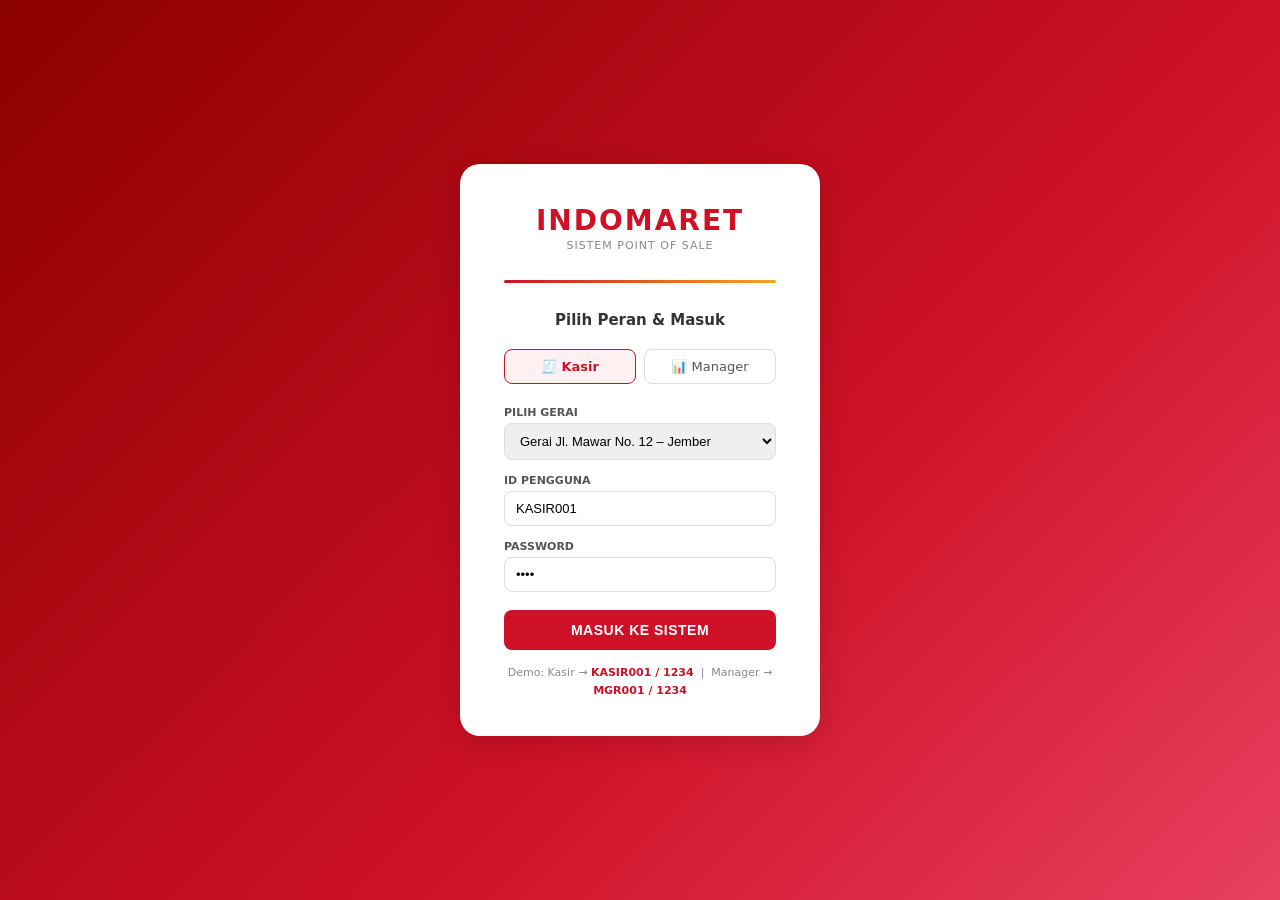
<file: prototype-demo-sim-pos-waralaba/index.html>
<!DOCTYPE html>
<html lang="id">
<head>
  <meta charset="UTF-8">
  <meta name="viewport" content="width=device-width, initial-scale=1.0">
  <title>Sistem POS Indomaret</title>
  <link rel="stylesheet" href="style.css">
</head>
<body>

<!-- ═══════════════════════════════════════════
     LOGIN SCREEN
════════════════════════════════════════════ -->
<div id="login-screen" class="screen active">
  <div class="login-card">
    <div class="login-logo">
      <div class="brand">INDOMARET</div>
      <div class="tagline">SISTEM POINT OF SALE</div>
    </div>
    <div class="login-divider"></div>
    <div class="login-title">Pilih Peran &amp; Masuk</div>
    <div class="role-tabs">
      <div class="role-tab active" onclick="selectRole('kasir')">🧾 Kasir</div>
      <div class="role-tab" onclick="selectRole('manager')">📊 Manager</div>
    </div>
    <div class="modal-form">
      <div class="fg">
        <label>Pilih Gerai</label>
        <select id="login-gerai">
          <option>Gerai Jl. Mawar No. 12 – Jember</option>
          <option>Gerai Jl. Gajah Mada No. 5 – Jember</option>
          <option>Gerai Jl. Ahmad Yani No. 88 – Jember</option>
        </select>
      </div>
      <div class="fg">
        <label>ID Pengguna</label>
        <input id="login-user" type="text" placeholder="Contoh: KASIR001 / MGR001" value="KASIR001">
      </div>
      <div class="fg">
        <label>Password</label>
        <input id="login-pass" type="password" placeholder="••••••••" value="1234">
      </div>
    </div>
    <button class="btn-login" onclick="doLogin()">MASUK KE SISTEM</button>
    <div class="login-hint">
      Demo: Kasir → <b>KASIR001 / 1234</b> &nbsp;|&nbsp; Manager → <b>MGR001 / 1234</b>
    </div>
  </div>
</div>

<!-- ═══════════════════════════════════════════
     KASIR SCREEN
════════════════════════════════════════════ -->
<div id="kasir-screen" class="screen">
  <!-- TOP BAR -->
  <div class="topbar">
    <span class="brand">INDOMARET</span>
    <div class="sep"></div>
    <span class="info" id="k-gerai">Gerai Jl. Mawar No.12</span>
    <div class="sep"></div>
    <span class="info">Kasir: <b id="k-user">KASIR001</b></span>
    <div class="sep"></div>
    <span class="info">Shift: <b>Pagi 07:00–15:00</b></span>
    <div class="sep"></div>
    <span class="info">No. Trx: <b id="k-trxno">TRX-20260614-001</b></span>
    <div class="spacer"></div>
    <div class="status-dot"></div>
    <span class="status-txt">Online</span>
    <div class="sep"></div>
    <span class="clock" id="k-clock">--:--:--</span>
    <div class="sep"></div>
    <button class="btn-logout" onclick="doLogout()">Keluar</button>
  </div>

  <!-- BODY -->
  <div class="kasir-body">
    <!-- LEFT -->
    <div class="panel-left">
      <!-- SCAN BAR -->
      <div class="scan-bar">
        <label>📦 Kode Produk</label>
        <input id="scan-input" class="scan-input" type="text" placeholder="Ketik kode barcode lalu tekan Enter / klik Tambah..." autofocus>
        <button class="btn-scan" onclick="scanProduct()">+ Tambah</button>
      </div>

      <!-- ITEM TABLE -->
      <div class="item-table-wrap" id="item-table-wrap">
        <div class="empty-cart" id="empty-cart">
          <div class="icon">🛒</div>
          <p>Belum ada item.<br>Masukkan kode produk di atas.</p>
        </div>
        <table id="item-table" style="display:none">
          <thead>
            <tr>
              <th style="width:30px">No</th>
              <th>Nama Produk</th>
              <th style="width:80px">Barcode</th>
              <th style="width:80px">Qty</th>
              <th style="width:90px">Harga</th>
              <th style="width:95px">Subtotal</th>
              <th style="width:30px"></th>
            </tr>
          </thead>
          <tbody id="item-tbody"></tbody>
        </table>
      </div>

      <!-- TOTAL BAR -->
      <div class="total-bar">
        <div class="total-rows">
          <div class="total-row"><span>Subtotal (<span id="t-qty">0</span> item)</span><span id="t-sub">Rp 0</span></div>
          <div class="total-row"><span>Diskon Produk</span><span class="disc-val" id="t-disc">– Rp 0</span></div>
          <div class="total-row"><span>Diskon Member</span><span class="disc-val" id="t-member-disc">– Rp 0</span></div>
          <div class="total-row grand"><span>TOTAL BAYAR</span><span class="amount" id="t-total">Rp 0</span></div>
        </div>
      </div>
    </div>

    <!-- RIGHT -->
    <div class="panel-right">
      <!-- MEMBER -->
      <div class="member-section">
        <div class="section-label">💳 Member Indomaret Card</div>
        <div id="member-display">
          <div class="member-no-card">
            <p>Belum ada member</p>
            <div class="member-input-row">
              <input id="member-input" type="text" placeholder="No. HP / Kartu member">
              <button onclick="addMember()">Cek</button>
            </div>
          </div>
        </div>
        <div class="member-add-hint" id="member-hint"></div>
      </div>

      <!-- PAYMENT METHOD -->
      <div class="pay-section">
        <div class="section-label">💰 Metode Pembayaran</div>
        <div class="pay-methods">
          <div class="pay-method-btn active" id="pm-tunai" onclick="selectPayMethod('tunai')">
            <span class="pm-icon">💵</span>Tunai
          </div>
          <div class="pay-method-btn" id="pm-debit" onclick="selectPayMethod('debit')">
            <span class="pm-icon">💳</span>Debit/Kredit
          </div>
          <div class="pay-method-btn" id="pm-qris" onclick="selectPayMethod('qris')">
            <span class="pm-icon">📱</span>QRIS
          </div>
          <div class="pay-method-btn" id="pm-ewallet" onclick="selectPayMethod('ewallet')">
            <span class="pm-icon">🔵</span>E-Wallet
          </div>
        </div>

        <div class="pay-detail" id="pay-detail-tunai">
          <div class="pay-label">Uang diterima:</div>
          <div class="pay-input-row">
            <input id="cash-input" type="text" placeholder="Rp 0" oninput="calcChange()" value="">
          </div>
          <div class="quick-amounts" id="quick-amounts"></div>
          <div class="kembalian-row" id="kembalian-row">
            <span class="label">Kembalian</span>
            <span class="val" id="kembalian-val">–</span>
          </div>
        </div>
        <div class="pay-detail" id="pay-detail-debit" style="display:none">
          <div class="edc-display">
            💳 Mesin EDC Aktif<br>
            <small style="font-weight:400; color:#666">Jumlah akan otomatis terisi dari POS</small>
          </div>
        </div>
        <div class="pay-detail" id="pay-detail-qris" style="display:none">
          <div class="qris-display">
            <div class="qr-box">QR CODE</div>
            <div style="font-size:11px; color:#555">Scan dengan aplikasi apapun</div>
            <div style="font-size:13px; font-weight:700; margin-top:4px; color:var(--gray1)" id="qris-amount">Rp 0</div>
          </div>
        </div>
        <div class="pay-detail" id="pay-detail-ewallet" style="display:none">
          <div class="edc-display" style="background:var(--blue-light); color:var(--blue)">
            📱 GoPay / OVO / Dana / ShopeePay<br>
            <small style="font-weight:400">Arahkan QR ke kamera pelanggan</small>
          </div>
        </div>
      </div>

      <!-- PROCESS -->
      <div class="process-section">
        <button class="btn-process" id="btn-process" onclick="processPayment()" disabled>PROSES PEMBAYARAN</button>
        <button class="btn-hold" onclick="holdTransaction()">⏸ Tahan Transaksi</button>
        <button class="btn-cancel" onclick="cancelTransaction()">✕ Batalkan Transaksi</button>
      </div>
    </div>
  </div>

  <!-- STATUS BAR -->
  <div class="statusbar">
    <span>● Online &nbsp;|&nbsp; Server: 192.168.1.1 &nbsp;|&nbsp; DB: Sinkron</span>
    <span id="k-trxcount">Transaksi hari ini: 0</span>
    <span>Terminal: POS-01 &nbsp;|&nbsp; v4.2.1</span>
  </div>
</div>

<!-- ═══════════════════════════════════════════
     MANAGER / BACK OFFICE
════════════════════════════════════════════ -->
<div id="manager-screen" class="screen">
  <div class="mgr-topbar">
    <span class="brand">INDOMARET</span>
    <span class="badge">BACK OFFICE</span>
    <div style="flex:1"></div>
    <span style="font-size:12px; color:#aaa; margin-right:12px">Manager: <b id="mgr-user" style="color:var(--white)">MGR001</b></span>
    <button style="background:rgba(255,255,255,.15); border:none; color:var(--white); padding:5px 12px; border-radius:5px; cursor:pointer; font-size:12px" onclick="doLogout()">Keluar</button>
  </div>
  <div class="mgr-body">
    <!-- SIDEBAR -->
    <div class="mgr-sidebar">
      <div class="nav-section">Utama</div>
      <div class="nav-item active" onclick="mgrPage('dashboard')"><span class="ni">📊</span>Dashboard</div>
      <div class="nav-item" onclick="mgrPage('laporan')"><span class="ni">📋</span>Laporan Penjualan</div>
      <div class="nav-section">Inventori</div>
      <div class="nav-item" onclick="mgrPage('produk')"><span class="ni">📦</span>Kelola Produk</div>
      <div class="nav-item" onclick="mgrPage('stok')"><span class="ni">🏷️</span>Manajemen Stok</div>
      <div class="nav-item" onclick="mgrPage('penerimaan')"><span class="ni">🚚</span>Penerimaan Barang</div>
      <div class="nav-section">Pelanggan</div>
      <div class="nav-item" onclick="mgrPage('member')"><span class="ni">💳</span>Data Member</div>
      <div class="nav-item" onclick="mgrPage('retur')"><span class="ni">↩️</span>Retur &amp; Komplain</div>
      <div class="nav-section">Sistem</div>
      <div class="nav-item" onclick="mgrPage('kasir-mgr')"><span class="ni">🧾</span>Data Kasir</div>
      <div class="nav-item" onclick="mgrPage('promo')"><span class="ni">🎁</span>Kelola Promosi</div>
      <div class="nav-section">Operasional</div>
      <div class="nav-item" onclick="mgrPage('opname')"><span class="ni">📝</span>Stock Opname</div>
      <div class="nav-item" onclick="mgrPage('auditlog')"><span class="ni">📜</span>Audit Log</div>
      <div class="nav-section">Backup</div>
      <div class="nav-item" onclick="backupDatabase()"><span class="ni">💾</span>Backup Data</div>
      <div class="nav-item" onclick="showRestoreModal()"><span class="ni">⬆️</span>Restore Data</div>
    </div>

    <!-- CONTENT -->
    <div class="mgr-content">

      <!-- DASHBOARD -->
      <div class="page active" id="page-dashboard">
        <div class="page-title">Dashboard Gerai</div>
        <div class="stat-grid" id="stat-grid"></div>
        <div style="display:grid; grid-template-columns:1.5fr 1fr; gap:14px">
          <div class="card">
            <div class="card-header"><h3>Penjualan 7 Hari Terakhir</h3></div>
            <div class="card-body">
              <div class="chart-bars" id="chart-bars"></div>
            </div>
          </div>
          <div class="card">
            <div class="card-header"><h3>Stok Menipis ⚠️</h3></div>
            <div class="card-body" style="padding:0">
              <table class="mgr-table" id="low-stock-table"></table>
            </div>
          </div>
        </div>
        <div class="card" style="margin-top:0">
          <div class="card-header"><h3>Transaksi Terakhir</h3></div>
          <div class="card-body" style="padding:0">
            <table class="mgr-table" id="recent-trx-table"></table>
          </div>
        </div>
      </div>

      <!-- LAPORAN -->
      <div class="page" id="page-laporan">
        <div class="page-title">Laporan Penjualan</div>
        <div class="card">
          <div class="card-header"><h3>Ringkasan Penjualan Hari Ini</h3>
            <button class="btn-secondary" onclick="exportLaporan()">⬇ Export</button>
          </div>
          <div class="card-body" style="padding:0">
            <table class="mgr-table" id="laporan-table"></table>
          </div>
        </div>
        <div class="card">
          <div class="card-header"><h3>Top 10 Produk Terlaris</h3></div>
          <div class="card-body" style="padding:0">
            <table class="mgr-table" id="top-produk-table"></table>
          </div>
        </div>
      </div>

      <!-- PRODUK -->
      <div class="page" id="page-produk">
        <div class="page-title">Kelola Produk</div>
        <div class="toolbar">
          <input class="search-input" id="produk-search" type="text" placeholder="🔍 Cari nama / barcode produk..." oninput="filterProduk()">
          <button class="btn-primary" onclick="openAddProduk()">+ Tambah Produk</button>
        </div>
        <div class="card">
          <div class="card-body" style="padding:0">
            <table class="mgr-table" id="produk-table"></table>
          </div>
        </div>
      </div>

      <!-- STOK -->
      <div class="page" id="page-stok">
        <div class="page-title">Manajemen Stok</div>
        <div class="alert-box warning">⚠️ Produk dengan stok di bawah batas minimum ditampilkan merah. Lakukan pemesanan ulang segera.</div>
        <div class="card">
          <div class="card-body" style="padding:0">
            <table class="mgr-table" id="stok-table"></table>
          </div>
        </div>
      </div>

      <!-- PENERIMAAN -->
      <div class="page" id="page-penerimaan">
        <div class="page-title">Penerimaan Barang</div>
        <div class="toolbar">
          <button class="btn-primary" onclick="openPenerimaan()">+ Catat Penerimaan</button>
        </div>
        <div class="card">
          <div class="card-body" style="padding:0">
            <table class="mgr-table" id="penerimaan-table"></table>
          </div>
        </div>
      </div>

      <!-- MEMBER -->
      <div class="page" id="page-member">
        <div class="page-title">Data Member Indomaret Card</div>
        <div class="card">
          <div class="card-body" style="padding:0">
            <table class="mgr-table" id="member-table"></table>
          </div>
        </div>
      </div>

      <!-- RETUR -->
      <div class="page" id="page-retur">
        <div class="page-title">Retur &amp; Komplain</div>
        <div class="toolbar">
          <button class="btn-primary" onclick="openRetur()">+ Catat Retur</button>
        </div>
        <div class="card">
          <div class="card-body" style="padding:0">
            <table class="mgr-table" id="retur-table"></table>
          </div>
        </div>
      </div>

      <!-- KASIR DATA -->
      <div class="page" id="page-kasir-mgr">
        <div class="page-title">Data Kasir</div>
        <div class="card">
          <div class="card-body" style="padding:0">
            <table class="mgr-table" id="kasir-mgr-table"></table>
          </div>
        </div>
      </div>

      <!-- PROMO -->
      <div class="page" id="page-promo">
        <div class="page-title">Kelola Promosi</div>
        <div class="toolbar">
          <button class="btn-primary" onclick="openPromo()">+ Tambah Promosi</button>
        </div>
        <div class="card">
          <div class="card-body" style="padding:0">
            <table class="mgr-table" id="promo-table"></table>
          </div>
        </div>
      </div>

      <!-- STOCK OPNAME -->
      <div class="page" id="page-opname">
        <div class="page-title">Stock Opname</div>
        <div class="toolbar">
          <button class="btn-primary" onclick="startStockOpname()">+ Mulai Stock Opname</button>
        </div>
        <div class="card">
          <div class="card-header"><h3>Riwayat Stock Opname</h3></div>
          <div class="card-body" style="padding:0">
            <table class="mgr-table" id="opname-table"></table>
          </div>
        </div>
      </div>

      <!-- AUDIT LOG -->
      <div class="page" id="page-auditlog">
        <div class="page-title">Audit Log - Tracking Aktivitas Sistem</div>
        <div class="toolbar">
          <input class="search-input" id="audit-search" type="text" placeholder="🔍 Cari user, aksi..." oninput="filterAuditLog()">
          <button class="btn-secondary" onclick="clearAuditLog()">🗑 Clear Log</button>
        </div>
        <div class="card">
          <div class="card-body" style="padding:0">
            <table class="mgr-table" id="audit-table"></table>
          </div>
        </div>
      </div>

    </div><!-- mgr-content -->
  </div>
</div>

<!-- ═══ MODAL: STOCK OPNAME ═══ -->
<div class="modal-overlay" id="modal-opname">
  <div class="modal">
    <div class="modal-title">Mulai Stock Opname <button class="modal-close" onclick="closeModal('modal-opname')">✕</button></div>
    <div class="modal-form">
      <div class="alert-box warning">📝 Stock opname akan membandingkan stok sistem dengan stok fisik di lapangan.</div>
      <div class="fg"><label>Tanggal Opname</label><input id="op-tgl" type="date"></div>
      <div class="fg"><label>Keterangan</label><input id="op-ket" placeholder="Opname rutin bulanan, dll"></div>
    </div>
    <div class="modal-actions">
      <button class="btn-secondary" onclick="closeModal('modal-opname')">Batal</button>
      <button class="btn-primary" onclick="doStockOpname()">Mulai Opname</button>
    </div>
  </div>
</div>

<!-- ═══ MODAL: RESTORE ═══ -->
<div class="modal-overlay" id="modal-restore">
  <div class="modal">
    <div class="modal-title">Restore Database <button class="modal-close" onclick="closeModal('modal-restore')">✕</button></div>
    <div class="modal-form">
      <div class="alert-box error">⚠️ Restore akan mengganti SEMUA data saat ini. Pastikan Anda sudah backup terlebih dahulu!</div>
      <div class="fg"><label>Upload File Backup (.json)</label>
        <input id="restore-file" type="file" accept=".json" style="padding:10px; border:1.5px dashed var(--gray5); border-radius:var(--radius); width:100%; cursor:pointer;">
      </div>
    </div>
    <div class="modal-actions">
      <button class="btn-secondary" onclick="closeModal('modal-restore')">Batal</button>
      <button class="btn-primary" onclick="restoreDatabase()">Restore Sekarang</button>
    </div>
  </div>
</div>

<!-- ═══ MODAL: STRUK ═══ -->
<div class="modal-overlay struk-modal" id="modal-struk">
  <div class="modal" style="width:320px">
    <div class="modal-title">🧾 Struk Transaksi <button class="modal-close" onclick="closeModal('modal-struk')">✕</button></div>
    <div class="struk" id="struk-content"></div>
    <button class="btn-print" onclick="printStruk()">🖨 Cetak Struk</button>
    <button class="btn-cancel" style="width:100%; margin-top:6px; padding:9px" onclick="closeModal('modal-struk'); newTransaction()">Transaksi Berikutnya</button>
  </div>
</div>

<!-- ═══ MODAL: TAMBAH PRODUK ═══ -->
<div class="modal-overlay" id="modal-produk">
  <div class="modal">
    <div class="modal-title" id="modal-produk-title">Tambah Produk Baru <button class="modal-close" onclick="closeModal('modal-produk')">✕</button></div>
    <div class="modal-form">
      <input type="hidden" id="edit-produk-idx" value="-1">
      <div class="form-grid-2">
        <div class="fg"><label>Kode Barcode</label><input id="fp-barcode" placeholder="8999999XXXXXX"></div>
        <div class="fg"><label>Kategori</label>
          <select id="fp-cat">
            <option>Minuman</option><option>Makanan Ringan</option><option>Mie Instan</option>
            <option>Susu & Produk Susu</option><option>Kebutuhan Rumah</option>
            <option>Roti & Kue</option><option>Rokok</option><option>Lainnya</option>
          </select>
        </div>
      </div>
      <div class="fg"><label>Nama Produk</label><input id="fp-name" placeholder="Nama lengkap produk"></div>
      <div class="form-grid-2">
        <div class="fg"><label>Harga Beli (HPP)</label><input id="fp-hpp" type="number" placeholder="0"></div>
        <div class="fg"><label>Harga Jual</label><input id="fp-price" type="number" placeholder="0"></div>
      </div>
      <div class="form-grid-2">
        <div class="fg"><label>Stok Awal</label><input id="fp-stok" type="number" placeholder="0"></div>
        <div class="fg"><label>Stok Minimum</label><input id="fp-min" type="number" placeholder="10"></div>
      </div>
      <div class="form-grid-2">
        <div class="fg"><label>Diskon (%)</label><input id="fp-disc" type="number" placeholder="0" min="0" max="100"></div>
        <div class="fg"><label>Supplier</label>
          <select id="fp-supplier">
            <option>PT Indomarco Prismatama</option><option>PT Nestle Indonesia</option>
            <option>PT Indofood CBP</option><option>PT Unilever Indonesia</option><option>Lainnya</option>
          </select>
        </div>
      </div>
    </div>
    <div class="modal-actions">
      <button class="btn-secondary" onclick="closeModal('modal-produk')">Batal</button>
      <button class="btn-primary" onclick="saveProduk()">Simpan Produk</button>
    </div>
  </div>
</div>

<!-- ═══ MODAL: PENERIMAAN ═══ -->
<div class="modal-overlay" id="modal-penerimaan">
  <div class="modal">
    <div class="modal-title">Catat Penerimaan Barang <button class="modal-close" onclick="closeModal('modal-penerimaan')">✕</button></div>
    <div class="modal-form">
      <div class="form-grid-2">
        <div class="fg"><label>No. Surat Jalan</label><input id="pn-sj" placeholder="SJ-2026-XXXX"></div>
        <div class="fg"><label>Tanggal Terima</label><input id="pn-tgl" type="date"></div>
      </div>
      <div class="fg"><label>Supplier</label>
        <select id="pn-sup"><option>PT Indomarco Prismatama</option><option>PT Nestle Indonesia</option><option>PT Indofood CBP</option><option>PT Unilever Indonesia</option></select>
      </div>
      <div class="fg"><label>Produk</label>
        <select id="pn-produk"></select>
      </div>
      <div class="form-grid-2">
        <div class="fg"><label>Jumlah Diterima</label><input id="pn-qty" type="number" placeholder="0"></div>
        <div class="fg"><label>Harga Per Unit</label><input id="pn-hpp" type="number" placeholder="0"></div>
      </div>
      <div class="fg"><label>Kondisi</label>
        <select id="pn-kondisi"><option>Baik</option><option>Ada Kerusakan</option><option>Kadaluarsa Dekat</option></select>
      </div>
    </div>
    <div class="modal-actions">
      <button class="btn-secondary" onclick="closeModal('modal-penerimaan')">Batal</button>
      <button class="btn-primary" onclick="savePenerimaan()">Simpan</button>
    </div>
  </div>
</div>

<!-- ═══ MODAL: RETUR ═══ -->
<div class="modal-overlay" id="modal-retur">
  <div class="modal">
    <div class="modal-title">Catat Retur <button class="modal-close" onclick="closeModal('modal-retur')">✕</button></div>
    <div class="modal-form">
      <div class="fg"><label>No. Transaksi Asal</label><input id="rt-trx" placeholder="TRX-20260614-XXX"></div>
      <div class="fg"><label>Produk</label><select id="rt-produk"></select></div>
      <div class="form-grid-2">
        <div class="fg"><label>Jumlah Retur</label><input id="rt-qty" type="number" placeholder="0" min="1"></div>
        <div class="fg"><label>Alasan</label>
          <select id="rt-alasan"><option>Produk Rusak</option><option>Produk Kadaluarsa</option><option>Salah Produk</option><option>Tidak Sesuai Pesanan</option></select>
        </div>
      </div>
      <div class="fg"><label>Keterangan</label><input id="rt-ket" placeholder="Keterangan tambahan..."></div>
    </div>
    <div class="modal-actions">
      <button class="btn-secondary" onclick="closeModal('modal-retur')">Batal</button>
      <button class="btn-primary" onclick="saveRetur()">Simpan Retur</button>
    </div>
  </div>
</div>

<!-- ═══ MODAL: PROMO ═══ -->
<div class="modal-overlay" id="modal-promo">
  <div class="modal">
    <div class="modal-title">Tambah Promosi <button class="modal-close" onclick="closeModal('modal-promo')">✕</button></div>
    <div class="modal-form">
      <div class="fg"><label>Nama Promosi</label><input id="pr-nama" placeholder="Contoh: Diskon Lebaran 20%"></div>
      <div class="fg"><label>Produk</label><select id="pr-produk"></select></div>
      <div class="form-grid-2">
        <div class="fg"><label>Diskon (%)</label><input id="pr-disc" type="number" min="1" max="100" placeholder="0"></div>
        <div class="fg"><label>Berlaku Hingga</label><input id="pr-tgl" type="date"></div>
      </div>
    </div>
    <div class="modal-actions">
      <button class="btn-secondary" onclick="closeModal('modal-promo')">Batal</button>
      <button class="btn-primary" onclick="savePromo()">Simpan</button>
    </div>
  </div>
</div>

<div class="toast-container" id="toast-container"></div>

<!-- Load DB -->
<script src="db.js"></script>
<!-- Load App -->
<script src="app.js"></script>

</body>
</html>
</file>
<file: prototype-demo-sim-pos-waralaba/style.css>
/* ═════════════════════════════════════════════
   SISTEM POS INDOMARET - STYLESHEET
═════════════════════════════════════════════ */

:root {
  --red: #CE1126; --darkred: #8B0000; --red-light: #fff0f2;
  --green: #0F6E56; --green-light: #e8f7f3;
  --gold: #F5A623; --gold-light: #fff8ec;
  --blue: #1A73C8; --blue-light: #e8f0fb;
  --gray1: #1a1a1a; --gray2: #333; --gray3: #555; --gray4: #888;
  --gray5: #bbb; --gray6: #ddd; --gray7: #f2f2f2; --gray8: #fafafa;
  --white: #fff;
  --font: 'Segoe UI', system-ui, sans-serif;
  --radius: 8px; --radius-lg: 14px;
  --shadow: 0 2px 12px rgba(0,0,0,.10);
  --shadow-lg: 0 6px 28px rgba(0,0,0,.14);
}

* { box-sizing: border-box; margin: 0; padding: 0; }

body { font-family: var(--font); background: var(--gray7); color: var(--gray1); font-size: 13px; }

/* ── SCREENS ── */
.screen { display: none; }
.screen.active { display: flex; }

/* ══════════════════════════════════════════
   LOGIN SCREEN
══════════════════════════════════════════ */
#login-screen {
  min-height: 100vh; align-items: center; justify-content: center;
  background: linear-gradient(135deg, var(--darkred) 0%, var(--red) 60%, #e84060 100%);
  flex-direction: column; gap: 0;
}

.login-card {
  background: var(--white); border-radius: 20px; padding: 40px 44px 36px;
  width: 360px; box-shadow: var(--shadow-lg);
}

.login-logo { text-align: center; margin-bottom: 28px; }
.login-logo .brand { font-size: 28px; font-weight: 800; color: var(--red); letter-spacing: 2px; }
.login-logo .tagline { font-size: 11px; color: var(--gray4); margin-top: 2px; letter-spacing: 1px; }

.login-divider { height: 3px; background: linear-gradient(90deg, var(--red), var(--gold)); border-radius: 2px; margin-bottom: 28px; }

.login-title { font-size: 15px; font-weight: 600; color: var(--gray2); margin-bottom: 20px; text-align: center; }

.role-tabs { display: flex; gap: 8px; margin-bottom: 22px; }
.role-tab { flex: 1; padding: 9px; border: 1.5px solid var(--gray6); border-radius: var(--radius); cursor: pointer; text-align: center; font-size: 13px; font-weight: 500; color: var(--gray3); transition: all .18s; background: var(--white); }
.role-tab.active { border-color: var(--red); background: var(--red-light); color: var(--red); font-weight: 600; }

.form-group { margin-bottom: 16px; }
.form-group label { display: block; font-size: 11px; font-weight: 600; color: var(--gray3); margin-bottom: 5px; letter-spacing: .5px; text-transform: uppercase; }
.form-group input, .form-group select {
  width: 100%; padding: 10px 12px; border: 1.5px solid var(--gray6);
  border-radius: var(--radius); font-size: 13px; color: var(--gray1);
  transition: border-color .15s; background: var(--white); outline: none;
}
.form-group input:focus, .form-group select:focus { border-color: var(--red); }

.btn-login {
  width: 100%; padding: 12px; background: var(--red); color: var(--white);
  border: none; border-radius: var(--radius); font-size: 14px; font-weight: 700;
  cursor: pointer; letter-spacing: .5px; transition: background .18s; margin-top: 4px;
}
.btn-login:hover { background: var(--darkred); }

.login-hint { font-size: 11px; color: var(--gray4); text-align: center; margin-top: 14px; line-height: 1.6; }
.login-hint b { color: var(--red); }

/* ══════════════════════════════════════════
   KASIR LAYOUT
══════════════════════════════════════════ */
#kasir-screen { flex-direction: column; min-height: 100vh; }

/* TOP BAR */
.topbar {
  background: var(--red); color: var(--white); padding: 0 16px;
  display: flex; align-items: center; gap: 14px; height: 46px; flex-shrink: 0;
  box-shadow: 0 2px 8px rgba(0,0,0,.18);
}
.topbar .brand { font-weight: 800; font-size: 16px; letter-spacing: 2px; }
.topbar .sep { width: 1px; height: 22px; background: rgba(255,255,255,.3); }
.topbar .info { font-size: 11px; opacity: .85; }
.topbar .spacer { flex: 1; }
.topbar .clock { font-size: 15px; font-weight: 600; font-variant-numeric: tabular-nums; }
.topbar .status-dot { width: 8px; height: 8px; border-radius: 50%; background: #4ade80; box-shadow: 0 0 6px #4ade80; }
.topbar .status-txt { font-size: 11px; opacity: .85; }
.topbar .btn-logout { background: rgba(255,255,255,.18); border: none; color: var(--white); padding: 5px 12px; border-radius: 5px; cursor: pointer; font-size: 12px; font-weight: 600; }
.topbar .btn-logout:hover { background: rgba(255,255,255,.30); }

/* KASIR BODY */
.kasir-body { flex: 1; display: flex; gap: 0; overflow: hidden; }

/* LEFT PANEL */
.panel-left {
  flex: 1; display: flex; flex-direction: column;
  background: var(--white); border-right: 1px solid var(--gray6);
}

.scan-bar {
  padding: 10px 14px; border-bottom: 1px solid var(--gray6);
  display: flex; gap: 8px; align-items: center; background: var(--gray8);
}
.scan-bar label { font-size: 11px; font-weight: 700; color: var(--gray3); white-space: nowrap; text-transform: uppercase; }

.scan-input {
  flex: 1; padding: 8px 12px; border: 1.5px solid var(--gray6);
  border-radius: var(--radius); font-size: 13px; outline: none;
  font-family: 'Courier New', monospace; letter-spacing: 1px;
}
.scan-input:focus { border-color: var(--red); }

.btn-scan { background: var(--red); color: var(--white); border: none; padding: 8px 16px; border-radius: var(--radius); font-size: 12px; font-weight: 700; cursor: pointer; white-space: nowrap; }
.btn-scan:hover { background: var(--darkred); }

/* ITEM TABLE */
.item-table-wrap { flex: 1; overflow-y: auto; }

table { width: 100%; border-collapse: collapse; }

thead th {
  background: var(--gray7); padding: 7px 10px; text-align: left;
  font-size: 10.5px; font-weight: 700; color: var(--gray3); text-transform: uppercase;
  letter-spacing: .4px; position: sticky; top: 0; border-bottom: 1px solid var(--gray6);
}

tbody tr { border-bottom: 1px solid var(--gray7); transition: background .1s; }
tbody tr:hover { background: var(--gray8); }
tbody td { padding: 7px 10px; font-size: 12.5px; color: var(--gray2); }

.td-no { color: var(--gray4); font-size: 11px; width: 30px; }
.td-barcode { font-family: monospace; font-size: 11px; color: var(--gray4); }
.td-name { font-weight: 500; }
.td-qty { text-align: center; width: 60px; }
.td-price, .td-sub { text-align: right; font-variant-numeric: tabular-nums; }
.td-sub { font-weight: 600; }
.td-disc { color: var(--red); font-size: 11px; }

.badge-promo { display: inline-block; background: var(--gold-light); color: #8B5E00; font-size: 9px; font-weight: 700; padding: 1px 5px; border-radius: 3px; margin-left: 4px; vertical-align: middle; }

.btn-del { background: none; border: 1px solid var(--gray5); color: var(--gray4); border-radius: 4px; width: 22px; height: 22px; cursor: pointer; font-size: 13px; line-height: 1; }
.btn-del:hover { background: var(--red-light); border-color: var(--red); color: var(--red); }

.qty-ctrl { display: flex; align-items: center; gap: 5px; justify-content: center; }
.qty-btn { background: none; border: 1px solid var(--gray5); color: var(--gray3); border-radius: 4px; width: 20px; height: 20px; cursor: pointer; font-size: 14px; line-height: 1; display: flex; align-items: center; justify-content: center; }
.qty-btn:hover { background: var(--gray7); }
.qty-val { min-width: 24px; text-align: center; font-weight: 600; font-size: 13px; }

.empty-cart { padding: 60px 20px; text-align: center; color: var(--gray4); }
.empty-cart .icon { font-size: 40px; margin-bottom: 10px; }
.empty-cart p { font-size: 13px; }

/* TOTAL BAR */
.total-bar {
  border-top: 2px solid var(--gray6); padding: 10px 14px;
  background: var(--gray8); flex-shrink: 0;
}

.total-rows { display: flex; flex-direction: column; gap: 3px; margin-bottom: 8px; }
.total-row { display: flex; justify-content: space-between; font-size: 12px; color: var(--gray3); }
.total-row.grand { font-size: 20px; font-weight: 800; color: var(--gray1); margin-top: 4px; border-top: 1px dashed var(--gray5); padding-top: 6px; }
.total-row.grand .amount { color: var(--red); }
.total-row .disc-val { color: var(--red); }

/* RIGHT PANEL */
.panel-right { width: 270px; display: flex; flex-direction: column; background: var(--gray8); border-left: 1px solid var(--gray6); }

/* MEMBER SECTION */
.member-section { padding: 12px; border-bottom: 1px solid var(--gray6); }
.section-label { font-size: 10px; font-weight: 700; color: var(--gray4); text-transform: uppercase; letter-spacing: .8px; margin-bottom: 7px; }

.member-card {
  background: linear-gradient(135deg, var(--darkred), var(--red));
  border-radius: 10px; padding: 12px 14px; color: var(--white);
}

.member-card .mc-name { font-size: 14px; font-weight: 700; margin-bottom: 2px; }
.member-card .mc-no { font-size: 10px; opacity: .75; margin-bottom: 6px; font-family: monospace; letter-spacing: 1px; }
.member-card .mc-row { display: flex; justify-content: space-between; font-size: 11px; }
.member-card .mc-val { font-weight: 700; font-size: 13px; }

.member-add-hint { font-size: 11px; color: var(--gray4); text-align: center; margin-top: 6px; }

.member-no-card { background: var(--gray7); border: 1px dashed var(--gray5); border-radius: 8px; padding: 10px; text-align: center; }
.member-no-card p { font-size: 11px; color: var(--gray4); margin-bottom: 6px; }

.member-input-row { display: flex; gap: 5px; }
.member-input-row input { flex: 1; padding: 6px 8px; border: 1px solid var(--gray5); border-radius: 5px; font-size: 11px; outline: none; }
.member-input-row input:focus { border-color: var(--red); }
.member-input-row button { background: var(--red); color: var(--white); border: none; border-radius: 5px; padding: 6px 10px; font-size: 11px; cursor: pointer; font-weight: 600; }

/* PAYMENT SECTION */
.pay-section { padding: 12px; border-bottom: 1px solid var(--gray6); }

.pay-methods { display: grid; grid-template-columns: 1fr 1fr; gap: 6px; }

.pay-method-btn {
  border: 1.5px solid var(--gray6); border-radius: var(--radius); padding: 8px 6px;
  text-align: center; cursor: pointer; background: var(--white); transition: all .15s;
  font-size: 11px; font-weight: 500; color: var(--gray3);
}
.pay-method-btn:hover { border-color: var(--gray4); background: var(--gray7); }
.pay-method-btn.active { border-color: var(--red); background: var(--red-light); color: var(--red); font-weight: 700; }
.pay-method-btn .pm-icon { font-size: 18px; display: block; margin-bottom: 3px; }

.pay-detail { margin-top: 10px; }

.pay-label { font-size: 11px; color: var(--gray4); margin-bottom: 4px; }

.pay-input-row { display: flex; gap: 6px; margin-bottom: 6px; }
.pay-input-row input {
  flex: 1; padding: 9px 11px; border: 1.5px solid var(--gray6);
  border-radius: var(--radius); font-size: 14px; font-weight: 700;
  text-align: right; outline: none; font-family: 'Courier New', monospace;
}
.pay-input-row input:focus { border-color: var(--red); }

.quick-amounts { display: flex; gap: 5px; flex-wrap: wrap; margin-bottom: 8px; }
.quick-btn { padding: 5px 10px; border: 1px solid var(--gray5); border-radius: 5px; background: var(--white); cursor: pointer; font-size: 11px; color: var(--gray2); }
.quick-btn:hover { background: var(--gray7); border-color: var(--gray3); }

.kembalian-row { display: flex; justify-content: space-between; padding: 8px 10px; background: var(--green-light); border-radius: 6px; font-size: 13px; margin-bottom: 6px; }
.kembalian-row .label { color: var(--gray3); }
.kembalian-row .val { font-weight: 700; color: var(--green); }
.kembalian-row.kurang .val { color: var(--red); }

.qris-display { text-align: center; padding: 12px; background: var(--white); border: 1px solid var(--gray6); border-radius: 8px; margin-top: 6px; }
.qris-display .qr-box { width: 80px; height: 80px; border: 3px solid var(--gray1); border-radius: 6px; margin: 0 auto 6px; display: flex; align-items: center; justify-content: center; font-size: 10px; color: var(--gray4); background: var(--gray7); }

.edc-display { padding: 10px; background: var(--blue-light); border-radius: 8px; margin-top: 6px; text-align: center; font-size: 12px; color: var(--blue); font-weight: 600; }

/* PROCESS BTN */
.process-section { padding: 12px; margin-top: auto; }

.btn-process {
  width: 100%; padding: 14px; background: var(--red); color: var(--white);
  border: none; border-radius: 10px; font-size: 15px; font-weight: 800;
  cursor: pointer; letter-spacing: .5px; transition: background .18s; margin-bottom: 7px;
}
.btn-process:hover { background: var(--darkred); }
.btn-process:disabled { background: var(--gray5); cursor: not-allowed; }

.btn-hold { width: 100%; padding: 9px; background: none; border: 1.5px solid var(--gray5); border-radius: 8px; font-size: 12px; color: var(--gray3); cursor: pointer; margin-bottom: 5px; }
.btn-hold:hover { background: var(--gray7); }

.btn-cancel { width: 100%; padding: 9px; background: none; border: 1.5px solid #ffbbbb; border-radius: 8px; font-size: 12px; color: var(--red); cursor: pointer; }
.btn-cancel:hover { background: var(--red-light); }

/* STATUS BAR */
.statusbar {
  background: #1a1a1a; color: #888; font-size: 10px;
  padding: 3px 14px; display: flex; justify-content: space-between;
  flex-shrink: 0; font-family: monospace;
}

/* ══════════════════════════════════════════
   MANAGER / BACK OFFICE
══════════════════════════════════════════ */
#manager-screen { flex-direction: column; min-height: 100vh; }

.mgr-topbar {
  background: var(--gray1); color: var(--white); padding: 0 18px;
  display: flex; align-items: center; gap: 14px; height: 46px; flex-shrink: 0;
}

.mgr-topbar .brand { font-weight: 800; font-size: 15px; letter-spacing: 1px; color: var(--white); }
.mgr-topbar .badge { background: var(--gold); color: var(--gray1); font-size: 10px; font-weight: 700; padding: 2px 8px; border-radius: 12px; }

.mgr-body { flex: 1; display: flex; overflow: hidden; }

.mgr-sidebar {
  width: 210px; background: #222; flex-shrink: 0;
  display: flex; flex-direction: column; padding: 16px 0;
}

.nav-section { font-size: 10px; font-weight: 700; color: #555; text-transform: uppercase; letter-spacing: .8px; padding: 8px 16px 4px; }

.nav-item {
  display: flex; align-items: center; gap: 10px; padding: 9px 16px;
  color: #aaa; cursor: pointer; font-size: 13px; transition: all .15s;
}
.nav-item:hover { background: #333; color: var(--white); }
.nav-item.active { background: var(--red); color: var(--white); font-weight: 600; }
.nav-item .ni { font-size: 16px; width: 20px; text-align: center; }

.mgr-content { flex: 1; overflow-y: auto; padding: 20px; }

/* PAGES */
.page { display: none; }
.page.active { display: block; }

.page-title { font-size: 20px; font-weight: 700; color: var(--gray1); margin-bottom: 18px; }

.stat-grid { display: grid; grid-template-columns: repeat(4, 1fr); gap: 12px; margin-bottom: 20px; }

.stat-card {
  background: var(--white); border-radius: var(--radius-lg); padding: 16px 18px;
  box-shadow: var(--shadow); border-left: 4px solid transparent;
}

.stat-card.red { border-color: var(--red); }
.stat-card.green { border-color: var(--green); }
.stat-card.blue { border-color: var(--blue); }
.stat-card.gold { border-color: var(--gold); }

.stat-label { font-size: 11px; color: var(--gray4); font-weight: 600; text-transform: uppercase; letter-spacing: .5px; margin-bottom: 6px; }
.stat-value { font-size: 22px; font-weight: 800; color: var(--gray1); margin-bottom: 3px; }
.stat-sub { font-size: 11px; color: var(--gray4); }

.card { background: var(--white); border-radius: var(--radius-lg); box-shadow: var(--shadow); margin-bottom: 16px; }

.card-header { padding: 14px 18px 10px; border-bottom: 1px solid var(--gray7); display: flex; justify-content: space-between; align-items: center; }
.card-header h3 { font-size: 14px; font-weight: 700; color: var(--gray1); }

.card-body { padding: 14px 18px; }

.mgr-table { width: 100%; border-collapse: collapse; }

.mgr-table th { font-size: 10.5px; font-weight: 700; color: var(--gray4); text-transform: uppercase; letter-spacing: .4px; padding: 6px 10px; border-bottom: 1px solid var(--gray6); text-align: left; }
.mgr-table td { padding: 9px 10px; font-size: 12.5px; border-bottom: 1px solid var(--gray7); }
.mgr-table tr:last-child td { border-bottom: none; }
.mgr-table tr:hover td { background: var(--gray8); }

.stock-low { color: var(--red); font-weight: 700; }
.stock-ok { color: var(--green); }

.badge-tag { display: inline-block; padding: 2px 8px; border-radius: 10px; font-size: 10px; font-weight: 700; }
.badge-tag.red { background: var(--red-light); color: var(--red); }
.badge-tag.green { background: var(--green-light); color: var(--green); }
.badge-tag.blue { background: var(--blue-light); color: var(--blue); }
.badge-tag.gold { background: var(--gold-light); color: #8B5E00; }

/* PRODUK MANAGER */
.toolbar { display: flex; gap: 8px; margin-bottom: 14px; align-items: center; }

.search-input { flex: 1; padding: 8px 12px; border: 1.5px solid var(--gray6); border-radius: var(--radius); font-size: 13px; outline: none; }
.search-input:focus { border-color: var(--red); }

.btn-primary { padding: 8px 16px; background: var(--red); color: var(--white); border: none; border-radius: var(--radius); font-size: 13px; font-weight: 600; cursor: pointer; }
.btn-primary:hover { background: var(--darkred); }

.btn-secondary { padding: 8px 14px; background: var(--white); color: var(--gray2); border: 1.5px solid var(--gray6); border-radius: var(--radius); font-size: 13px; cursor: pointer; }
.btn-secondary:hover { background: var(--gray7); }

/* CHART simple bar */
.chart-bars { display: flex; align-items: flex-end; gap: 6px; height: 120px; padding: 0 4px; }

.chart-bar-wrap { flex: 1; display: flex; flex-direction: column; align-items: center; gap: 4px; }
.chart-bar { width: 100%; background: var(--red); border-radius: 4px 4px 0 0; min-height: 4px; transition: height .4s; }
.chart-bar-label { font-size: 9px; color: var(--gray4); }
.chart-bar-val { font-size: 9px; color: var(--gray3); font-weight: 600; }

/* MODAL */
.modal-overlay {
  display: none; position: fixed; inset: 0; background: rgba(0,0,0,.5);
  z-index: 1000; align-items: center; justify-content: center;
}
.modal-overlay.active { display: flex; }

.modal {
  background: var(--white); border-radius: var(--radius-lg); padding: 28px 32px;
  width: 460px; max-width: 95vw; max-height: 90vh; overflow-y: auto;
  box-shadow: var(--shadow-lg); animation: modal-in .2s ease;
}

@keyframes modal-in { from { transform: scale(.95); opacity: 0; } to { transform: scale(1); opacity: 1; } }

.modal-title { font-size: 17px; font-weight: 700; color: var(--gray1); margin-bottom: 20px; display: flex; justify-content: space-between; align-items: center; }
.modal-close { background: none; border: none; font-size: 20px; cursor: pointer; color: var(--gray4); }

.modal-form .fg { margin-bottom: 14px; }
.modal-form label { display: block; font-size: 11px; font-weight: 700; color: var(--gray3); margin-bottom: 4px; text-transform: uppercase; }
.modal-form input, .modal-form select {
  width: 100%; padding: 9px 11px; border: 1.5px solid var(--gray6);
  border-radius: var(--radius); font-size: 13px; outline: none;
}
.modal-form input:focus, .modal-form select:focus { border-color: var(--red); }

.modal-actions { display: flex; gap: 8px; margin-top: 20px; }
.modal-actions .btn-primary { flex: 1; padding: 11px; font-size: 14px; }
.modal-actions .btn-secondary { padding: 11px 18px; font-size: 14px; }

/* STRUK */
.struk-modal .modal { width: 320px; }

.struk { font-family: 'Courier New', monospace; font-size: 12px; line-height: 1.6; }
.struk .struk-header { text-align: center; margin-bottom: 10px; }
.struk .struk-brand { font-size: 16px; font-weight: 700; letter-spacing: 2px; }
.struk hr { border: none; border-top: 1px dashed var(--gray5); margin: 8px 0; }
.struk .struk-row { display: flex; justify-content: space-between; }
.struk .struk-row.indent { padding-left: 12px; }
.struk .struk-total { font-weight: 700; }
.struk .struk-footer { text-align: center; margin-top: 10px; font-size: 11px; color: var(--gray4); }

.btn-print { width: 100%; padding: 10px; background: var(--gray1); color: var(--white); border: none; border-radius: 6px; cursor: pointer; font-size: 13px; margin-top: 12px; }

/* TOAST */
.toast-container { position: fixed; bottom: 20px; right: 20px; display: flex; flex-direction: column; gap: 8px; z-index: 2000; }

.toast {
  padding: 10px 16px; border-radius: 8px; font-size: 13px; font-weight: 500;
  color: var(--white); box-shadow: var(--shadow-lg); animation: toast-in .3s ease;
  max-width: 280px;
}
.toast.success { background: var(--green); }
.toast.error { background: var(--red); }
.toast.info { background: var(--blue); }

@keyframes toast-in { from { transform: translateX(100%); opacity: 0; } to { transform: translateX(0); opacity: 1; } }

/* FORM GRID */
.form-grid-2 { display: grid; grid-template-columns: 1fr 1fr; gap: 12px; }

/* ALERT BOX */
.alert-box { padding: 10px 14px; border-radius: 8px; font-size: 12px; margin-bottom: 12px; }
.alert-box.warning { background: var(--gold-light); color: #6B4400; border: 1px solid var(--gold); }
.alert-box.error { background: var(--red-light); color: var(--darkred); border: 1px solid #ffaaaa; }
.alert-box.success { background: var(--green-light); color: var(--green); border: 1px solid #7ec9b8; }

/* SCROLLBAR */
::-webkit-scrollbar { width: 5px; height: 5px; }
::-webkit-scrollbar-track { background: transparent; }
::-webkit-scrollbar-thumb { background: var(--gray5); border-radius: 3px; }
</file>
